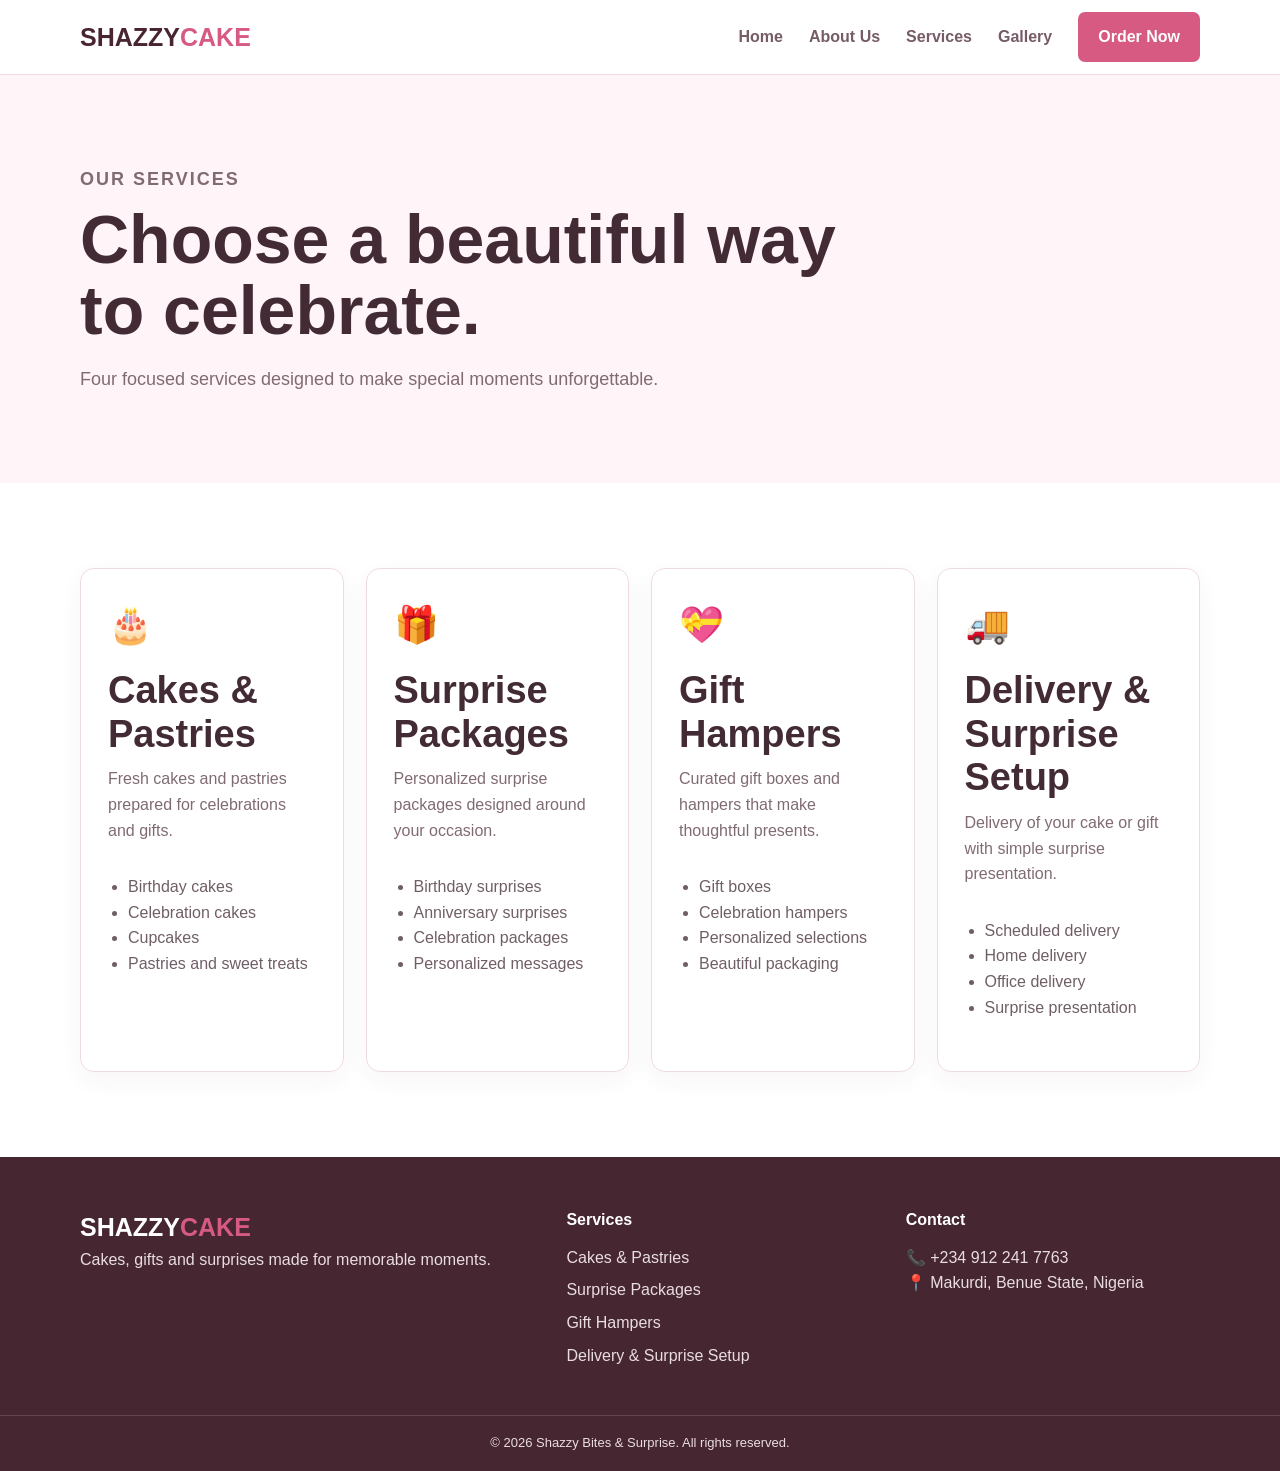
<file: services.html>
<!DOCTYPE html>
<html lang="en">
<head>
<meta charset="UTF-8"><meta name="viewport" content="width=device-width,initial-scale=1.0">
<title>Services | Shazzy Cake & Surprise</title><link rel="stylesheet" href="style.css">
</head>
<body>
<header class="header"><div class="container nav"><a class="logo" href="index.html">SHAZZY<span>CAKE</span></a><button class="menu">☰</button>
<nav><a href="index.html">Home</a><a href="about.html">About Us</a><a href="services.html">Services</a><a href="gallery.html">Gallery</a><a class="cta" href="contact.html">Order Now</a></nav></div></header>
<section class="page"><div class="container"><p class="eyebrow">OUR SERVICES</p><h1>Choose a beautiful way to celebrate.</h1><p>Four focused services designed to make special moments unforgettable.</p></div></section><section class="section"><div class="container grid four"><article class="card big"><b>🎂</b><h2>Cakes & Pastries</h2><p>Fresh cakes and pastries prepared for celebrations and gifts.</p><ul><li>Birthday cakes</li><li>Celebration cakes</li><li>Cupcakes</li><li>Pastries and sweet treats</li></ul></a></article>
<article class="card big"><b>🎁</b><h2>Surprise Packages</h2><p>Personalized surprise packages designed around your occasion.</p><ul><li>Birthday surprises</li><li>Anniversary surprises</li><li>Celebration packages</li><li>Personalized messages</li></ul></a></article>
<article class="card big"><b>💝</b><h2>Gift Hampers</h2><p>Curated gift boxes and hampers that make thoughtful presents.</p><ul><li>Gift boxes</li><li>Celebration hampers</li><li>Personalized selections</li><li>Beautiful packaging</li></ul></a></article>
<article class="card big"><b>🚚</b><h2>Delivery & Surprise Setup</h2><p>Delivery of your cake or gift with simple surprise presentation.</p><ul><li>Scheduled delivery</li><li>Home delivery</li><li>Office delivery</li><li>Surprise presentation</li></ul></article></div></section>
<footer><div class="container foot"><div><a class="logo light" href="index.html">SHAZZY<span>CAKE</span></a><p>Cakes, gifts and surprises made for memorable moments.</p></div><div><h4>Services</h4><a href="service-details.html?id=cakes">Cakes & Pastries</a><a href="service-details.html?id=surprises">Surprise Packages</a><a href="service-details.html?id=hampers">Gift Hampers</a><a href="service-details.html?id=delivery">Delivery & Surprise Setup</a></div><div><h4>Contact</h4><p>📞 +234 912 241 7763</p><p>📍 Makurdi, Benue State, Nigeria</p></div></div><div class="copy">© 2026 Shazzy Bites & Surprise. All rights reserved.</div></footer>
<script src="script.js"></script></body></html>
</file>
<file: style.css>
*{box-sizing:border-box;margin:0;padding:0}body{font-family:Arial,sans-serif;color:#422b35;line-height:1.6}a{text-decoration:none;color:inherit}.container{width:min(1120px,92%);margin:auto}.header{position:sticky;top:0;z-index:10;background:#fff;border-bottom:1px solid #f1dce4}.nav{height:74px;display:flex;align-items:center;justify-content:space-between}.logo{font-size:25px;font-weight:900;color:#492532}.logo span{color:#d65a82}.light{color:white}.nav nav{display:flex;gap:26px;align-items:center;font-weight:700;color:#765c67}.nav nav a:hover{color:#d65a82}.cta,.btn{background:#d65a82;color:white;padding:12px 20px;border-radius:7px;font-weight:800;border:0;display:inline-block}.menu{display:none;background:none;border:0;font-size:28px}.hero{padding:70px 0;background:linear-gradient(90deg,#fff7fa 0%,#fdf2f7 100%)}.hero-layout{display:grid;grid-template-columns:1.1fr .9fr;align-items:center;gap:48px}.hero-copy{color:#492532;max-width:620px}.hero-copy .eyebrow{color:#d65a82}.eyebrow{color:#d65a82;font-size:13px;letter-spacing:2px;font-weight:800;margin-bottom:10px}.hero h1,.page h1{font-size:clamp(42px,6vw,68px);line-height:1.05;margin-bottom:18px}.hero h1 span{color:#d65a82}.hero-copy>p:not(.eyebrow){font-size:19px;color:#6d4857;margin-bottom:28px}.hero-actions{display:flex;flex-wrap:wrap;gap:12px}.white{background:#fff;color:#492532;margin-left:0;border:1px solid #f1dce4}.hero-visual img{display:block;width:100%;height:520px;object-fit:cover;border-radius:24px;box-shadow:0 22px 45px rgba(73,37,50,.18)}.photo{overflow:hidden;border-radius:22px;box-shadow:0 20px 45px rgba(73,37,50,.12)}.photo img{display:block;width:100%;height:100%;min-height:420px;object-fit:cover;border-radius:22px}.gallery{display:grid;grid-template-columns:repeat(3,1fr);gap:22px}.gallery-item{position:relative;border-radius:18px;overflow:hidden;min-height:250px;background:#f4dbe6}.gallery-item img{display:block;width:100%;height:100%;object-fit:cover}.gallery-item span{position:absolute;left:16px;bottom:16px;right:16px;background:rgba(73,37,50,.7);color:#fff;padding:10px 12px;border-radius:10px;font-weight:700}.split{display:grid;grid-template-columns:1fr 1fr;gap:38px;align-items:center}.section{padding:85px 0}.pink,.page{background:#fff4f7}.heading{text-align:center;margin-bottom:40px}.heading h2,.section h2{font-size:38px;line-height:1.15;margin-bottom:10px}.heading p:last-child,.page p{color:#806b74}.grid{display:grid;gap:22px}.four{grid-template-columns:repeat(4,1fr)}.card{background:#fff;border:1px solid #efdbe3;border-radius:14px;padding:27px;box-shadow:0 8px 25px #6c30400c;display:flex;flex-direction:column;height:100%}.card b{font-size:36px;display:block;margin-bottom:15px}.card h3{margin-bottom:8px}.card p{color:#806b74;margin-bottom:16px}.card a:not(.btn){color:#d65a82;font-weight:800}.big{min-height:360px}.card ul,#list{padding-left:20px;color:#705e67;margin:15px 0 24px;flex:1}.card .btn{margin-top:auto}.split{display:grid;grid-template-columns:1fr 1fr;gap:60px;align-items:center}.photo{min-height:390px;border-radius:16px;background:linear-gradient(135deg,#f8d7e2,#fff0f4);display:flex;align-items:center;justify-content:center;color:#a36c7e;font-weight:800}.split ul{list-style:none;margin:22px 0}.split li{margin:8px 0;font-weight:700}.banner{background:#ffedf3;border-radius:15px;padding:42px;display:flex;justify-content:space-between;align-items:center;gap:20px}.page{padding:90px 0}.page h1{max-width:800px}.page p{font-size:18px;max-width:700px}.values{display:grid;grid-template-columns:repeat(3,1fr);gap:22px}.values div{background:white;padding:28px;border:1px solid #efdbe3;border-radius:12px}.gallery{display:grid;grid-template-columns:repeat(3,1fr);gap:20px}.gallery div{height:260px;border-radius:14px;background:linear-gradient(135deg,#f8d7e2,#fff0f4);display:flex;align-items:center;justify-content:center;font-weight:800;color:#916576;text-align:center}.contact{display:grid;grid-template-columns:.9fr 1.1fr;gap:65px}.info{margin:25px 0}.info p{margin:12px 0}.outline{background:transparent;color:#d65a82;border:1px solid #d65a82;margin-left:7px}.contact form{background:#fff7f9;padding:30px;border-radius:14px}.contact label{display:block;font-weight:700;margin-bottom:15px}.contact input,.contact select,.contact textarea{width:100%;margin-top:6px;padding:13px;border:1px solid #e9d5de;border-radius:7px;font:inherit}.contact button{cursor:pointer}.contact #status{color:#d65a82;font-weight:700;margin-top:10px}footer{background:#452631;color:#eadde2;padding-top:50px}.foot{display:grid;grid-template-columns:1.5fr 1fr 1fr;gap:45px;padding-bottom:40px}.foot h4{color:#fff;margin-bottom:12px}.foot a:not(.logo){display:block;margin:7px 0}.copy{text-align:center;border-top:1px solid #63434f;padding:17px;font-size:13px}@media(max-width:900px){.four{grid-template-columns:repeat(2,1fr)}.split,.contact{grid-template-columns:1fr}.values,.gallery{grid-template-columns:repeat(2,1fr)}.foot{grid-template-columns:1fr 1fr}}@media(max-width:650px){.menu{display:block}.nav nav{display:none;position:absolute;top:74px;left:0;right:0;background:#fff;padding:15px 4%;flex-direction:column;align-items:stretch}.nav nav.open{display:flex}.nav nav a{padding:10px}.four,.values,.gallery,.foot{grid-template-columns:1fr}.hero{min-height:590px}.hero h1,.page h1{font-size:43px}.hero-text .white{margin:10px 0 0}.section{padding:60px 0}.banner{flex-direction:column;align-items:flex-start;padding:30px}.photo{min-height:280px}}
</file>
